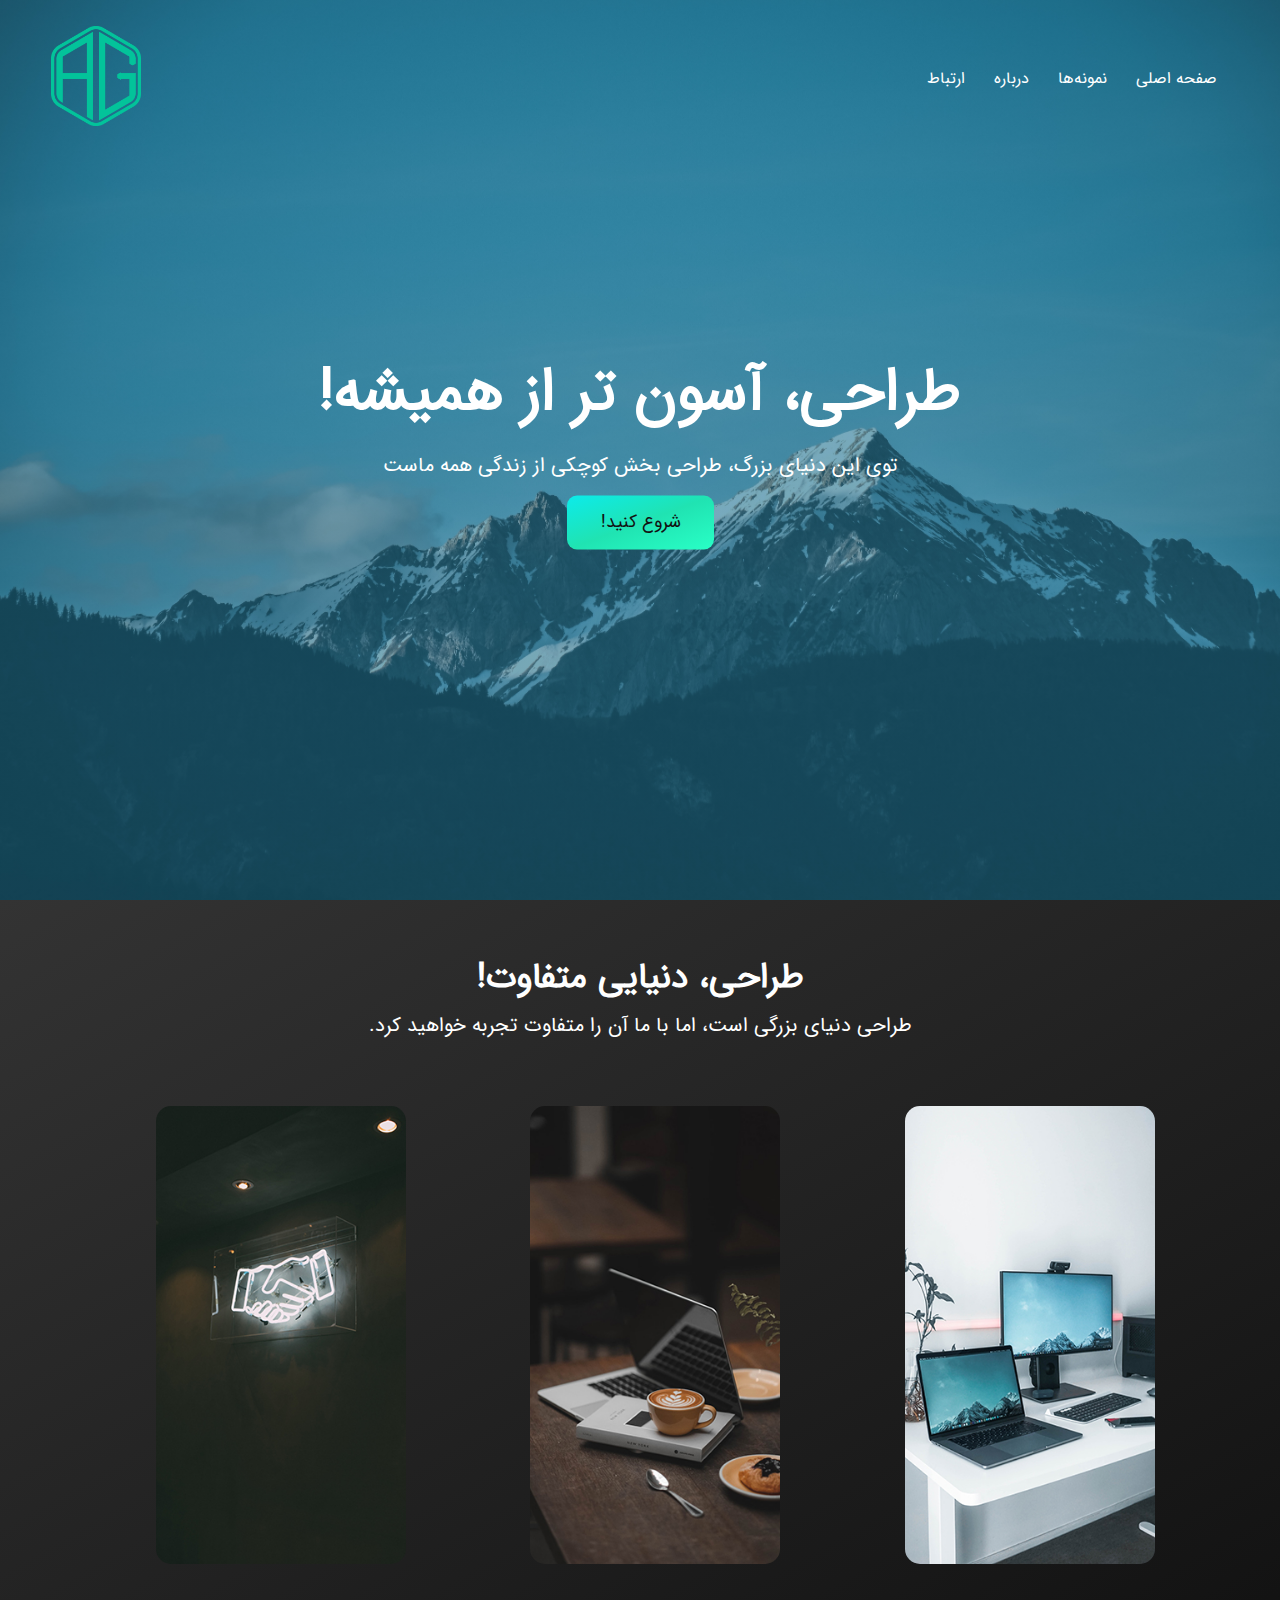
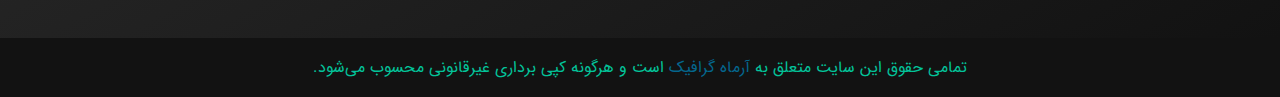
<file: index.html>
<!DOCTYPE html>
<html lang="en">
<head>
    <style>
        @font-face {
            font-family: iransans;
            src: url(./assets/Fonts/IRANSansWeb.cdb1.ttf);
        }
    </style>
    <link rel="stylesheet" href="./assets/css/style.css">
    <meta name="theme-color" content="#04c39b">
    <meta name="msapplication-navbutton-color" content="#04c39b">
    <meta name="apple-mobile-web-app-status-bar-style" content="#04c39b">
    <meta charset="UTF-8">
    <meta http-equiv="X-UA-Compatible" content="IE=edge">
    <meta name="viewport" content="width=device-width, initial-scale=1.0">
    <script src="https://ajax.googleapis.com/ajax/libs/jquery/3.6.0/jquery.min.js"></script>
    <title>Armah Graphics</title>
</head>
<body>
    <header>
        <nav>
            <a href="index.html"><img src="./assets/Images/logog.png"></a>
            <div class="nav-links">
                <a href="">ارتباط</a>
                <a href="">درباره</a>
                <a href="">نمونه‌ها</a>
                <a href="">صفحه اصلی</a>
            </div>
            <button class="hamburger">
                <div class="bar"></div>
            </button>
            <nav class="mobile-nav">
                <div class="mobile-nav-links">
                    <a href="">صفحه اصلی</a>
                    <a href="">نمونه‌ها</a>
                    <a href="">درباره</a>
                    <a href="">ارتباط</a>
                </div>
            </nav>
        </nav>
        <div class="welcome">
        <h1>!طراحی، آسون تر از همیشه</h1>
        <p>توی این دنیای بزرگ، طراحی بخش کوچکی از زندگی همه ماست</p>
        <a href="#" class="start-btn">!شروع کنید</a>
        </div>
    </header>
    <main>
        <div class="projects">
            <div class="header-text">
                <h2 class="white">!طراحی، دنیایی متفاوت</h2>
                <p>.طراحی دنیای بزرگی است، اما با ما آن را متفاوت تجربه خواهید کرد</p>
            </div>
            <div class="grid">
                <div class="image">
                    <figure class="figur" id="figur1">
                        <img src="./assets/Images/img 1.jpg">
                        <figcaption>
                            <span>
                                <h2>همکاری سودمند</h2>
                                <p>همکاری با ما، از هر لحاظ برای شما سودمند است، چه کوتاه مدت چه بلند مدت</p>
                            </span>
                        </figcaption>
                        <a></a>
                    </figure>
                </div>
                <div class="image">
                    <figure class="figur" id="figur2">
                        <img src="./assets/Images/img 2.jpg">
                        <figcaption>
                            <span>
                                <h2>همکاری لذت بخش</h2>
                                <p>همکاری با ما، برای شما لذت بخش خواهد بود، چون نتیجه کار لذت بخش است</p>
                            </span>
                        </figcaption>
                        <a></a>
                    </figure>
                </div>
                <div class="image">
                    <figure class="figur" id="figur3">
                        <img src="./assets/Images/img 3.jpg">
                        <figcaption>
                            <span>
                                <h2>همکاری تخصصی</h2>
                                <p>همکاری با ما، کاملا تخصص محور پیش خواهد رفت زیرا که این تخصص ما است</p>
                            </span>
                        </figcaption>
                        <a></a>
                    </figure>
                </div>
            </div>
        </div>
    </main>
    <footer>
        <div class="copy_right">
            <p>.تمامی حقوق این سایت متعلق به<a href=""> آرماه گرافیک </a>است و هرگونه کپی برداری غیرقانونی محسوب می‌شود</p>
        </div>
    </footer>
    <script src="./assets/js/main.js"></script>
</body>
</html>
</file>
<file: assets/css/style.css>
* {
  font-family: iransans;
  margin: 0;
  padding: 0;
  box-sizing: border-box;
}

/* Header And Navigation */

header {
  min-height: 100vh;
  width: 100%;
  background-image: linear-gradient(rgba(4, 102, 141, 0.5),rgba(4, 102, 141, 0.5)),url(../Images/Banner.jpg);
  background-size: cover;
  background-position: center;
  position: relative;
}

header.actived {
  background-color: #222b38;
  background-image: none;
}

header nav {
  display: flex;
  justify-content: space-between;
  padding: 2% 4%;
  align-items: center;
}

nav img {
  width: 90px;
  height: 100px;
}

.nav-links {
  flex: 1;
  text-align: right;
}

.nav-links a {
  display: inline-block;
  padding: 8px 12px;
  position: relative;
  color: #fff;
  text-decoration: none;
}

.nav-links a::after {
  content: '';
  display: block;
  width: 0%;
  height: 2px;
  margin: auto;
  background: #03c39a;
  transition: 0.4s;
}

.nav-links a:hover::after {
  width: 100%;
}

/* Mobile Navigation */

.mobile-nav {
  display: block;
  position: fixed;
  top: 0;
  left: 100%;
  width: 100%;
  min-height: 100vh;
  z-index: 98;
  background-color: #222b38;
  margin-top: 120px;
  transition: 0.4s;
}

.mobile-nav.actived {
  left: 0;
}

.mobile-nav a {
  display: block;
  text-align: center;
  margin: 0 auto 16px;
  width: 100%;
  max-width: 200px;
  padding: 12px 16px;
  background-color: #233572;
  text-decoration: none;
  color: #fff;
  transition: 0.3s;
}

.mobile-nav a:hover {
  background-color: #344fa8;
}

.hamburger {
  display: block;
  width: 35px;
  height: 35px;
  cursor: pointer;
  background: none;
  appearance: none;
  border: none;
  outline: none;
}

.hamburger .bar, .hamburger:after, .hamburger:before {
  content: '';
  display: block;
  width: 100%;
  height: 4px;
  background-color: #03c39a;
  margin: 6px 0px;
  border-radius: 25px;
  transition: .4s;
}

.hamburger.actived:before {
  transform: rotate(-45deg) translate(-7px, 6px);
}

.hamburger.actived:after {
  transform: rotate(45deg) translate(-8px, -7px);
}

.hamburger.actived .bar {
  transform: translate(40px);
  opacity: 0;
}

/* Header */

.welcome {
  width: 90%;
  color: #fff;
  position: absolute;
  top: 50%;
  left: 50%;
  transform: translate(-50%,-50%);
  text-align: center;
}

.welcome h1 {
  font-size: 60px;
}

.welcome p {
  font-size: 20px;
  padding: 10px;
}

.start-btn {
  display: inline-block;
  text-decoration: none;
  color: #121212;
  font-size: 18px;
  padding: 12px 34px;
  margin: 5px;
  border-radius: 10px;
  background-image: linear-gradient(to bottom right, #0CEBEB, #20E3B2, #29FFC6);
}

.start-btn::after {
  content: '';
  display: block;
  width: 0%;
  height: 2px;
  margin: auto;
  background: #121212;
  transition: 0.4s;
}

.start-btn:hover::after {
  width: 100%;
}

.header-text {
  text-align: center;
  margin: auto;
  padding-top: 50px;
  padding-bottom: 50px;
  color: #fff;
}

.header-text h2 {
  font-size: 35px;
}

.header-text .white {
  color: #fff;
}

.header-text .blue {
  color: #0CEBEB;
}

.header-text p {
  padding: 5px;
  font-size: 20px;
}

/* Projects Section */

.projects {
  background-image: linear-gradient(to bottom right, #333333, #121212);
  width: 100%;
  max-width: 1600px;
  margin: 0 auto;
  padding-left: 10%;
  padding-right: 10%;
  padding-bottom: 5%;
}

.projects .grid {
  display: flex;
  justify-content: space-between;
}

.grid .image {
  position: relative;
  float: left;
  width: 250px;
  height: auto;
  aspect-ratio: 300 / 550;
  margin: 0 0 0 25px;
  padding: 0;
}

.grid div span {
  position: absolute;
  bottom: 0px;
  left: 0;
  display: block;
  width: 250px;
  margin: 0;
  padding: 0;
  color: #222;
  font-size: 18px;
  text-decoration: none;
  text-align: center;
  -webkit-transition: .3s ease-in-out;
  -moz-transition: .3s ease-in-out;
  transition: .3s ease-in-out;
  opacity: 0;
}

.grid .image img {
  width: 250px;
  height: 458px;
  aspect-ratio: 300 / 550;
}

.figur {
  border-radius: 15px;
  color: #fff;
  transform: scale(1);
  position: relative;
  float: left;
  overflow: hidden;
  margin: 10px 1%;
  width: 250px;
  height: 458px;
  aspect-ratio: 300 / 550;
  color: #000000;
  text-align: center;
  overflow: hidden;
  transition: .3s ease-in-out;
}

.figur * {
  transition: all 0.6s ease;
}

.figur img {
  opacity: 1;
  width: 100%;
  -webkit-transition: opacity 0.35s;
  transition: opacity 0.35s;
  -webkit-transition: .3s ease-in-out;
  transition: .3s ease-in-out;
  box-shadow: #fff;
}

.figur figcaption {
  position: absolute;
  top: 62%;
  left: 0;
  width: 100%;
  -webkit-transform: translateY(-50%);
  transform: translateY(-50%);
  z-index: 1;
}

.figur span {
  margin: 0;
  width: 100%;
  opacity: 0;
}

.figur span p {
  padding: 0 20px;
  font-size: 0.8em;
  font-weight: 500;
  color: #fff;
}

.figur span h2 {
  padding: 0 15px;
  display: inline-block;
  font-weight: bold;
  color: #fff;
}

.figur a {
  left: 0;
  right: 0;
  top: 0;
  bottom: 0;
  position: absolute;
  z-index: 1;
}

.figur:after {
  background: #04668d;
  width: 120%;
  height: 120%;
  position: absolute;
  left: 0;
  bottom: 0;
  content: '';
  opacity: 0.75;
  -webkit-transform: skew(-45deg) scaleX(0);
  transform: skew(-45deg) scaleX(0);
  -webkit-transition: all .5s ease-in-out;
  transition: all .5s ease-in-out;
}

.figur:hover:after, .figur.hover:after {
  -webkit-transform: skew(-45deg) scaleX(1);
  transform: skew(-45deg) scaleX(1);
  transition: all .5s cubic-bezier(0.175, 0.885, 0.32, 1.275);
}

.figur:hover figcaption span,
.figur.hover figcaption span {
  -webkit-transform: translate3d(0%, 0%, 0);
  transform: translate3d(0%, 0%, 0);
  -webkit-transition-delay: .4s;
  transition-delay: .4s;
}

.figur:hover figcaption span,
.figur.hover figcaption span {
  opacity: 0.7;
}

.figur:hover img,
.figur.hover img {
  transform: scale(1.3);
}

/* Footer */

.copy_right {
  background: #121212;
}

.copy_right p {
  color: #03c39a;
  text-align: center;
  padding: 17px;
}

.copy_right a {
  color: #04668d;
  text-decoration:  none;
}

/* Responsiving */

@media (max-width: 768px) {
  nav img{
      padding-top: 4%;
      width: 70px;
      height: 80px;
  }

  .grid {
    flex-direction: column;
  }

  .grid .image {
    margin: 0 0 20px 17.5px;
    padding: 0;
  }

  .hamburger{
      margin-right: 2%;
  }

  .welcome h1{
      font-size: 27px;
  }

  .welcome p{
      margin-top: 15px;
      font-size: 16px;
  }

  .header-text h2{
      font-size: 25px;
  }

  .header-text p{
      font-size: 16px;
  }

  .start-btn{
      margin-top: 30px;
      font-size: 16px;
  }

  .nav-links{
      display: none;
  }

}

@media (min-width:768px) {
  .mobile-nav{
      display: none;
  }

  .hamburger{
      display: none;
  }
  
}
</file>
